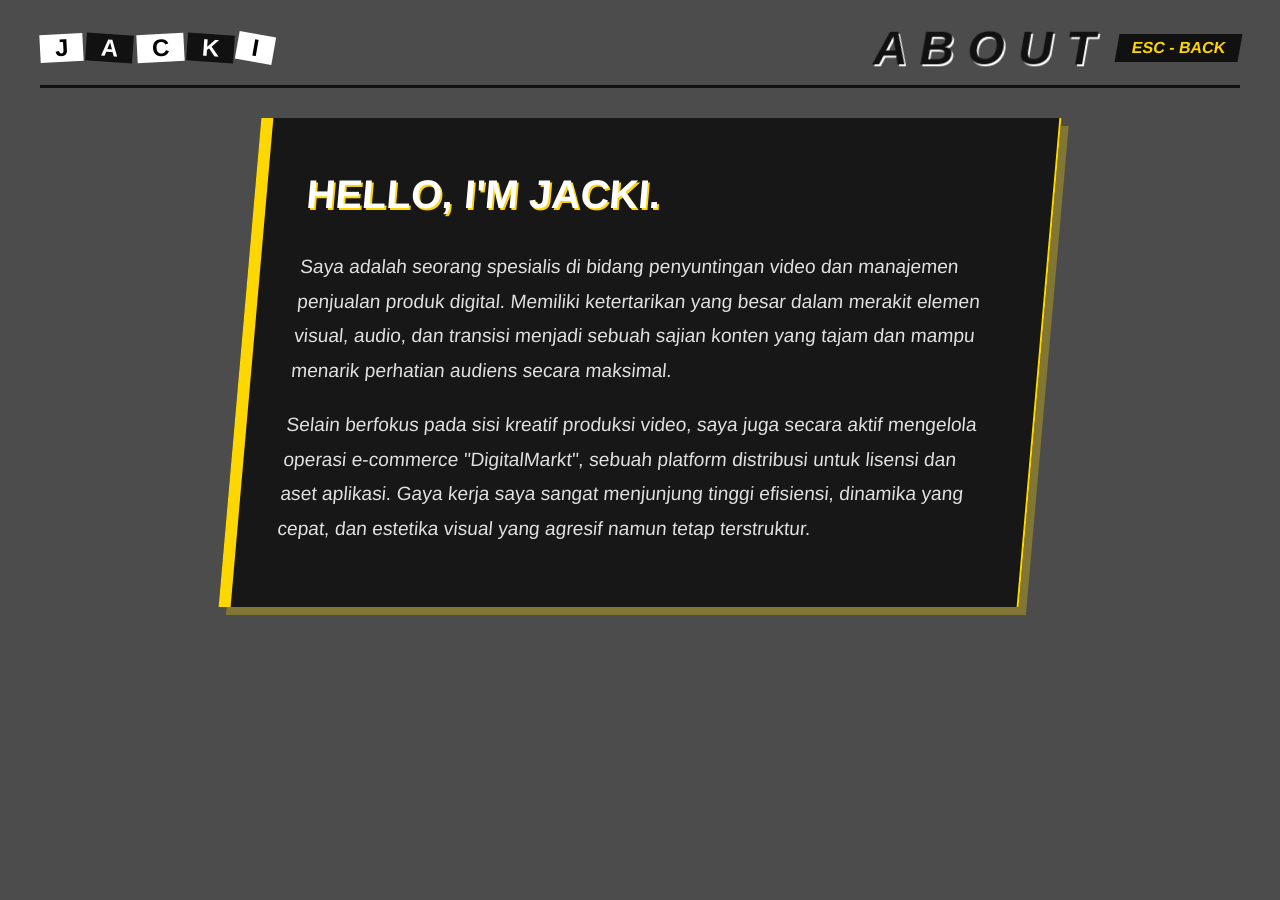
<file: about.html>
<!DOCTYPE html>
<html lang="id">
<head>
    <meta charset="UTF-8">
    <meta name="viewport" content="width=device-width, initial-scale=1.0">
    <title>JACKI - About</title>
    <link rel="stylesheet" href="css/style.css">
</head>
<body class="about-page"> 
    <!-- EFEK TRANSISI PINTU -->
    <div class="door-transition">
        <div class="door door-left"></div>
        <div class="door door-right"></div>
    </div>

    <!-- VIDEO BACKGROUND UNTUK ABOUT -->
    <video autoplay loop muted playsinline class="video-bg">
        <!-- Jangan lupa siapkan video baru di folder assets -->
        <source src="assets/bg-about.mp4" type="video/mp4">
    </video>

    <!-- LAPISAN PENGATUR TRANSPARANSI -->
    <div class="video-overlay"></div>

    <header class="project-header">
        <h1 class="brand-name-small">
            <span class="letter white-bg">J</span><span class="letter black-bg">A</span><span class="letter white-bg">C</span><span class="letter black-bg">K</span><span class="letter white-bg tilt-right">I</span>
        </h1>
        <div class="page-title">
            <h2>A B O U T</h2>
            <a href="index.html" class="back-btn">ESC - BACK</a>
        </div>
    </header>

    <main class="content-container">
        <div class="about-box">
            <h3>HELLO, I'M JACKI.</h3>
            <p>Saya adalah seorang spesialis di bidang penyuntingan video dan manajemen penjualan produk digital. Memiliki ketertarikan yang besar dalam merakit elemen visual, audio, dan transisi menjadi sebuah sajian konten yang tajam dan mampu menarik perhatian audiens secara maksimal.</p>
            <p>Selain berfokus pada sisi kreatif produksi video, saya juga secara aktif mengelola operasi e-commerce "DigitalMarkt", sebuah platform distribusi untuk lisensi dan aset aplikasi. Gaya kerja saya sangat menjunjung tinggi efisiensi, dinamika yang cepat, dan estetika visual yang agresif namun tetap terstruktur.</p>
        </div>
    </main>

    <script>
        const transition = document.querySelector('.door-transition');

        // 1. Otomatis BUKA pintu saat halaman selesai dimuat
        window.addEventListener('DOMContentLoaded', () => {
            setTimeout(() => { transition.classList.add('is-open'); }, 100);
        });

        // Fungsi TUTUP pintu lalu pindah
        function goToPage(url) {
            transition.classList.remove('is-open'); // Pintu menutup
            setTimeout(() => { window.location.href = url; }, 500); // Tunggu 0.5 detik baru pindah
        }

        // 2. Tutup pintu jika tekan ESC
        document.addEventListener('keydown', function(event) {
            if (event.key === 'Escape') goToPage('index.html');
        });

        // 3. Tutup pintu jika tombol dengan klik mouse (kecuali WhatsApp)
        document.querySelectorAll('a').forEach(link => {
            link.addEventListener('click', function(e) {
                const targetUrl = this.getAttribute('href');
                if (targetUrl && targetUrl !== '#' && !targetUrl.includes('http')) {
                    e.preventDefault(); // Cegah pindah langsung
                    goToPage(targetUrl);
                }
            });
        });
    </script>
</body>
</html>
</file>
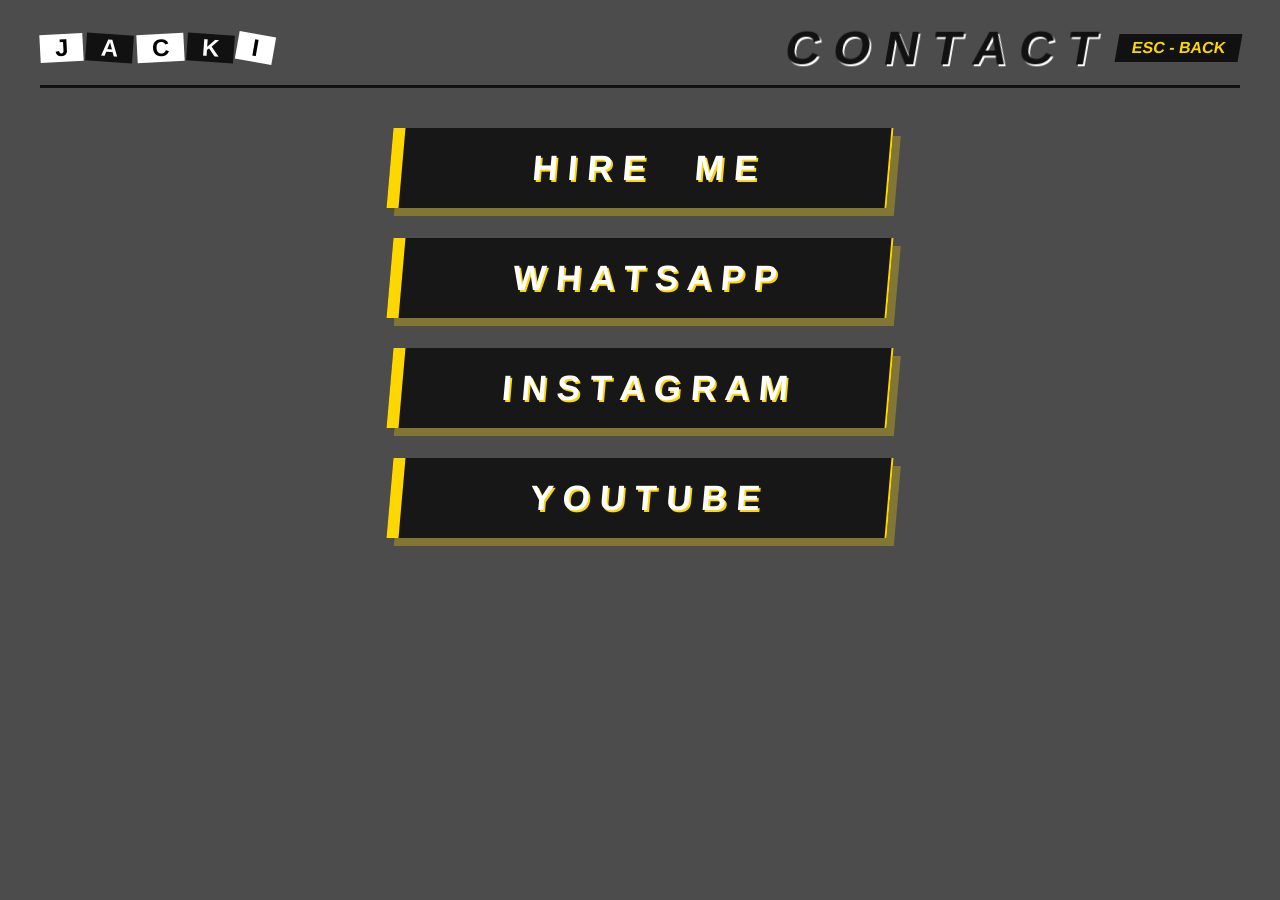
<file: contact.html>
<!DOCTYPE html>
<html lang="id">
<head>
    <meta charset="UTF-8">
    <meta name="viewport" content="width=device-width, initial-scale=1.0">
    <title>JACKI - Contact</title>
    <link rel="stylesheet" href="css/style.css">
</head>
<body class="contact-page"> 
    <!-- EFEK TRANSISI PINTU -->
    <div class="door-transition">
        <div class="door door-left"></div>
        <div class="door door-right"></div>
    </div>

    <!-- VIDEO BACKGROUND UNTUK CONTACT -->
    <video autoplay loop muted playsinline class="video-bg">
        <!-- Siapkan video baru bernama bg-contact.mp4 -->
        <source src="assets/bg-contact.mp4" type="video/mp4">
    </video>

    <!-- LAPISAN PENGATUR TRANSPARANSI -->
    <div class="video-overlay"></div>

    <header class="project-header">
        <h1 class="brand-name-small">
            <span class="letter white-bg">J</span><span class="letter black-bg">A</span><span class="letter white-bg">C</span><span class="letter black-bg">K</span><span class="letter white-bg tilt-right">I</span>
        </h1>
        <div class="page-title">
            <h2>C O N T A C T</h2>
            <a href="index.html" class="back-btn">ESC - BACK</a>
        </div>
    </header>

    <main class="content-container">
        <!-- Tombol-tombol link kontak -->
        <div class="contact-links">
            <a href="mailto:stefanuspandi22@gmail.com" class="contact-btn">H I R E &nbsp;&nbsp;&nbsp; M E</a>
            <a href="https://wa.me/6282198995676" class="contact-btn">W H A T S A P P</a>
            <a href="Maaf ya, masih belum tersedia" class="contact-btn">I N S T A G R A M</a>
            <a href="Maaf ya, masih belum tersedia" class="contact-btn">Y O U T U B E</a>
        </div>
    </main>

    <script>
        const transition = document.querySelector('.door-transition');

        // 1. Otomatis BUKA pintu saat halaman selesai dimuat
        window.addEventListener('DOMContentLoaded', () => {
            setTimeout(() => { transition.classList.add('is-open'); }, 100);
        });

        // Fungsi TUTUP pintu lalu pindah
        function goToPage(url) {
            transition.classList.remove('is-open'); // Pintu menutup
            setTimeout(() => { window.location.href = url; }, 500); // Tunggu 0.5 detik baru pindah
        }

        // 2. Tutup pintu jika tekan ESC
        document.addEventListener('keydown', function(event) {
            if (event.key === 'Escape') goToPage('index.html');
        });

        // 3. Tutup pintu jika tombol dengan klik mouse (kecuali WhatsApp)
        document.querySelectorAll('a').forEach(link => {
            link.addEventListener('click', function(e) {
                const targetUrl = this.getAttribute('href');
                if (targetUrl && targetUrl !== '#' && !targetUrl.includes('http')) {
                    e.preventDefault(); // Cegah pindah langsung
                    goToPage(targetUrl);
                }
            });
        });
    </script>
</body>
</html>
</file>
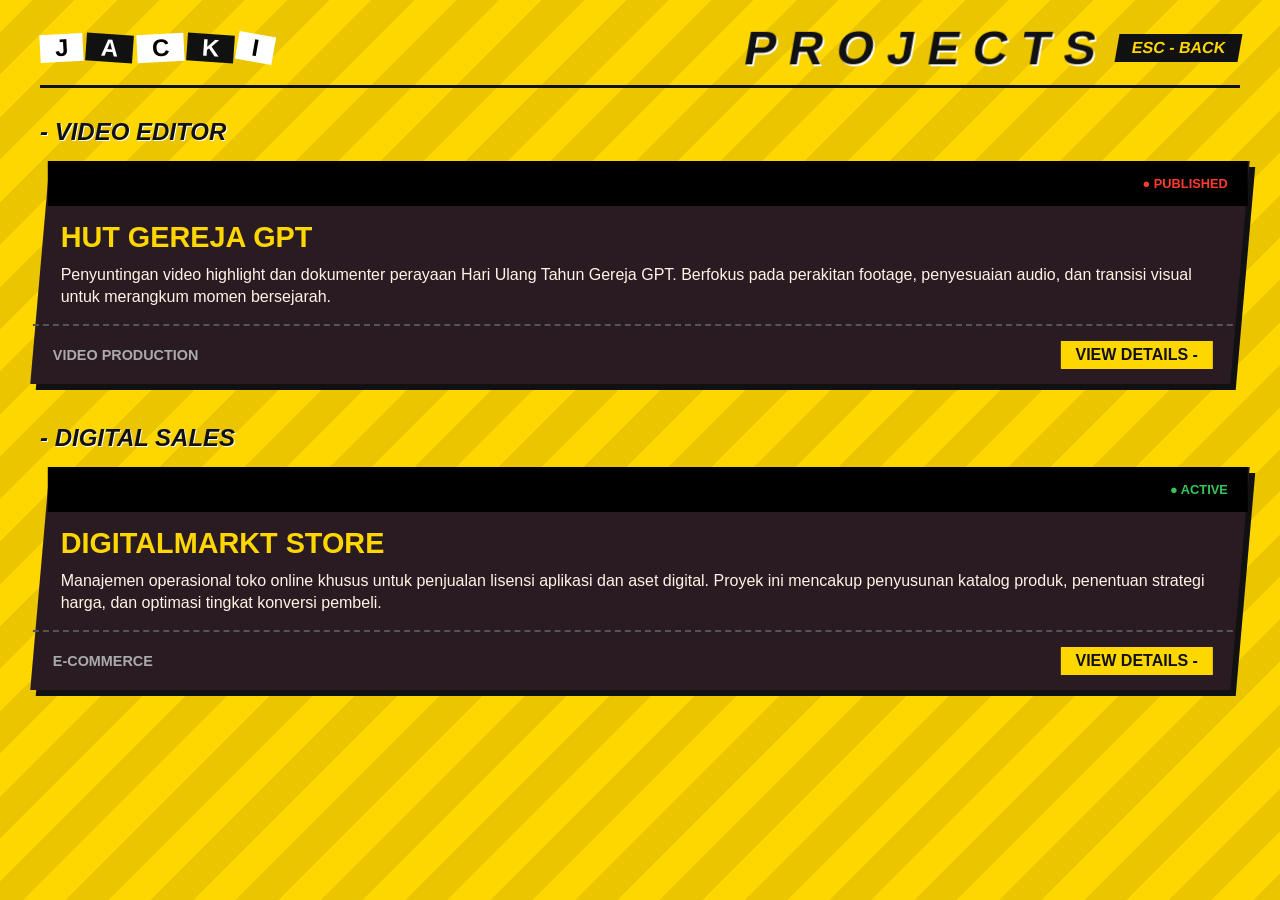
<file: projects.html>
<!DOCTYPE html>
<html lang="id">
<head>
    <meta charset="UTF-8">
    <meta name="viewport" content="width=device-width, initial-scale=1.0">
    <title>JACKI - Projects</title>
    <!-- Kita pakai file CSS yang sama -->
    <link rel="stylesheet" href="css/style.css">
</head>
<body class="projects-page"> <!-- Tambahan class khusus -->
    <!-- EFEK TRANSISI PINTU -->
    <div class="door-transition">
        <div class="door door-left"></div>
        <div class="door door-right"></div>
    </div>

    <!-- Header Kecil di Atas -->
    <header class="project-header">
        <h1 class="brand-name-small">
            <span class="letter white-bg">J</span><span class="letter black-bg">A</span><span class="letter white-bg">C</span><span class="letter black-bg">K</span><span class="letter white-bg tilt-right">I</span>
        </h1>
        <div class="page-title">
            <h2>P R O J E C T S</h2>
            <!-- Tombol Kembali ke Halaman Utama -->
            <a href="index.html" class="back-btn">ESC - BACK</a>
        </div>
    </header>

    <!-- Kategori: Video Editor -->
        <h3 class="category-title">- VIDEO EDITOR</h3>
        <div class="project-grid">
            
            <!-- Kartu Proyek 1 -->
            <div class="project-card">
                <div class="card-header">
                    <span class="status red-dot">● PUBLISHED</span>
                </div>
                <div class="card-body">
                    <h4>HUT Gereja GPT</h4>
                    <p>Penyuntingan video highlight dan dokumenter perayaan Hari Ulang Tahun Gereja GPT. Berfokus pada perakitan footage, penyesuaian audio, dan transisi visual untuk merangkum momen bersejarah.</p>
                </div>
                <div class="card-footer">
                    <span class="tag">VIDEO PRODUCTION</span>
                    <a href="#" class="view-btn">VIEW DETAILS -</a>
                </div>
            </div>

        </div>

       <!-- Kategori: Digital Product Sales -->
        <h3 class="category-title">- DIGITAL SALES</h3>
        <div class="project-grid">

            <!-- Kartu Proyek 2 -->
            <div class="project-card">
                <div class="card-header">
                    <span class="status blue-dot">● ACTIVE</span>
                </div>
                <div class="card-body">
                    <h4>DigitalMarkt Store</h4>
                    <p>Manajemen operasional toko online khusus untuk penjualan lisensi aplikasi dan aset digital. Proyek ini mencakup penyusunan katalog produk, penentuan strategi harga, dan optimasi tingkat konversi pembeli.</p>
                </div>
                <div class="card-footer">
                    <span class="tag">E-COMMERCE</span>
                    <a href="#" class="view-btn">VIEW DETAILS -</a>
                </div>
            </div>

        </div>

    </main>

</body>

<script>
        const transition = document.querySelector('.door-transition');

        // 1. Otomatis BUKA pintu saat halaman selesai dimuat
        window.addEventListener('DOMContentLoaded', () => {
            setTimeout(() => { transition.classList.add('is-open'); }, 100);
        });

        // Fungsi TUTUP pintu lalu pindah
        function goToPage(url) {
            transition.classList.remove('is-open'); // Pintu menutup
            setTimeout(() => { window.location.href = url; }, 500); // Tunggu 0.5 detik baru pindah
        }

        // 2. Tutup pintu jika tekan ESC
        document.addEventListener('keydown', function(event) {
            if (event.key === 'Escape') goToPage('index.html');
        });

        // 3. Tutup pintu jika tombol dengan klik mouse (kecuali WhatsApp)
        document.querySelectorAll('a').forEach(link => {
            link.addEventListener('click', function(e) {
                const targetUrl = this.getAttribute('href');
                if (targetUrl && targetUrl !== '#' && !targetUrl.includes('http')) {
                    e.preventDefault(); // Cegah pindah langsung
                    goToPage(targetUrl);
                }
            });
        });
    </script>
</body>
</html>
</file>
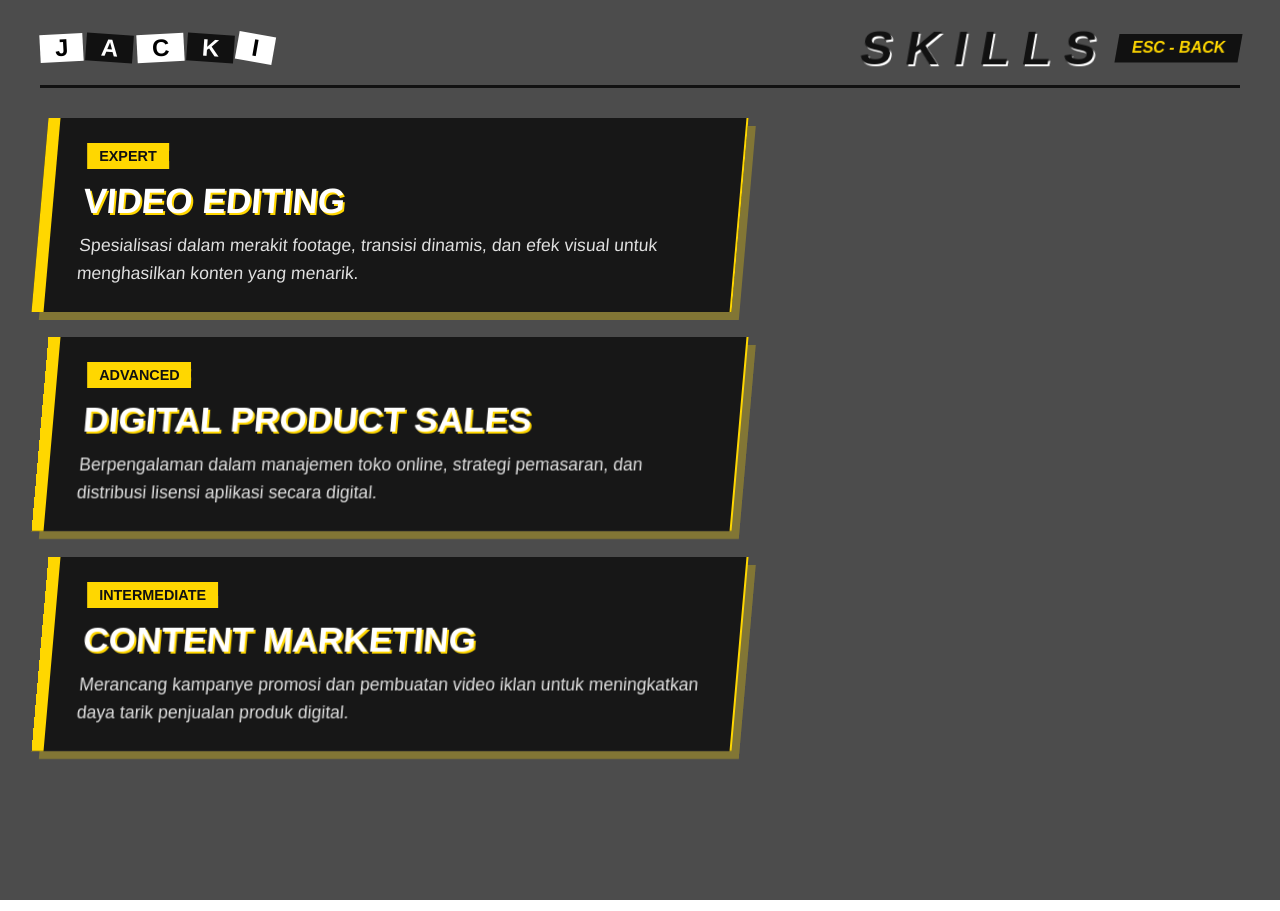
<file: skills.html>
<!DOCTYPE html>
<html lang="id">
<head>
    <meta charset="UTF-8">
    <meta name="viewport" content="width=device-width, initial-scale=1.0">
    <title>JACKI - Skills</title>
    <link rel="stylesheet" href="css/style.css">
</head>
<body class="skills-page"> 
    <!-- EFEK TRANSISI PINTU -->
    <div class="door-transition">
        <div class="door door-left"></div>
        <div class="door door-right"></div>
    </div>

    <!-- VIDEO BACKGROUND UNTUK SKILLS -->
    <video autoplay loop muted playsinline class="video-bg">
        <!-- Pastikan nama file ini sesuai dengan video barumu -->
        <source src="assets/bg-skills.mp4" type="video/mp4">
    </video>

    <!-- LAPISAN PENGATUR TRANSPARANSI -->
    <div class="video-overlay"></div>

    <header class="project-header">
        <h1 class="brand-name-small">
            <span class="letter white-bg">J</span><span class="letter black-bg">A</span><span class="letter white-bg">C</span><span class="letter black-bg">K</span><span class="letter white-bg tilt-right">I</span>
        </h1>
        <div class="page-title">
            <h2>S K I L L S</h2>
            <a href="index.html" class="back-btn">ESC - BACK</a>
        </div>
    </header>

    <main class="content-container">
        <!-- Daftar keahlian menggunakan grid -->
        <div class="skills-grid">
            
            <div class="skill-item">
                <span class="skill-level">EXPERT</span>
                <h3>VIDEO EDITING</h3>
                <p>Spesialisasi dalam merakit footage, transisi dinamis, dan efek visual untuk menghasilkan konten yang menarik.</p>
            </div>

            <div class="skill-item">
                <span class="skill-level">ADVANCED</span>
                <h3>DIGITAL PRODUCT SALES</h3>
                <p>Berpengalaman dalam manajemen toko online, strategi pemasaran, dan distribusi lisensi aplikasi secara digital.</p>
            </div>

            <div class="skill-item">
                <span class="skill-level">INTERMEDIATE</span>
                <h3>CONTENT MARKETING</h3>
                <p>Merancang kampanye promosi dan pembuatan video iklan untuk meningkatkan daya tarik penjualan produk digital.</p>
            </div>

        </div>
    </main>

    <script>
        const transition = document.querySelector('.door-transition');

        // 1. Otomatis BUKA pintu saat halaman selesai dimuat
        window.addEventListener('DOMContentLoaded', () => {
            setTimeout(() => { transition.classList.add('is-open'); }, 100);
        });

        // Fungsi TUTUP pintu lalu pindah
        function goToPage(url) {
            transition.classList.remove('is-open'); // Pintu menutup
            setTimeout(() => { window.location.href = url; }, 500); // Tunggu 0.5 detik baru pindah
        }

        // 2. Tutup pintu jika tekan ESC
        document.addEventListener('keydown', function(event) {
            if (event.key === 'Escape') goToPage('index.html');
        });

        // 3. Tutup pintu jika tombol dengan klik mouse (kecuali WhatsApp)
        document.querySelectorAll('a').forEach(link => {
            link.addEventListener('click', function(e) {
                const targetUrl = this.getAttribute('href');
                if (targetUrl && targetUrl !== '#' && !targetUrl.includes('http')) {
                    e.preventDefault(); // Cegah pindah langsung
                    goToPage(targetUrl);
                }
            });
        });
    </script>
</body>
</html>
</file>
<file: css/style.css>
/* RESET GLOBAL - TARUH PALING ATAS */
*, *::before, *::after {
    margin: 0;
    padding: 0;
    box-sizing: border-box;
}

/* --- RESET GLOBAL UNTUK MENCEGAH ELEMEN KELUAR BATAS --- */
*, *::before, *::after {
    box-sizing: border-box;
}

/* Mengatur font agar terlihat tegas seperti di gambar */
@import url('https://fonts.googleapis.com/css2?family=Anton&display=swap');

body, html {
    margin: 0;
    padding: 0;
    width: 100%;
    height: 100%;
    font-family: 'Anton', sans-serif;
    overflow: hidden; /* Mencegah scroll di halaman utama */
}

/* --- PENGATURAN VIDEO BACKGROUND --- */
.video-bg {
    position: fixed;
    top: 0;
    left: 0;
    width: 100vw;  /* Memaksa lebar pas 100% dari layar */
    height: 100vh; /* Memaksa tinggi pas 100% dari layar */
    object-fit: cover; /* Memastikan video menutupi layar tanpa mengubah rasio asli */
    z-index: -1;
    
    /* TRIK RAHASIA: Mengatur titik fokus video */
    object-position: center; 
}

/* --- TATA LETAK KONTEN --- */
.content {
    position: relative;
    z-index: 1;
    padding: 30px 50px; /* Sedikit mengurangi padding atas/bawah */
    height: 100vh;
    box-sizing: border-box; /* KUNCI: Mencegah padding menambah total tinggi layar */
    display: flex;
    flex-direction: column;
    justify-content: center;
}

/* --- GAYA TEKS NAMA (RANSOM NOTE) --- */
.brand-name {
    display: flex;
    gap: 5px;
    /* clamp(min, ideal, max) membuat ukuran font otomatis mengecil jika layar pendek */
    font-size: clamp(3rem, 8vh, 5rem); 
    margin-bottom: 20px; /* Jarak bawah diperkecil agar menu naik */
}

.letter {
    padding: 0 15px;
    display: inline-block;
    transform: rotate(-3deg); /* Efek miring asimetris */
}

.white-bg {
    background-color: white;
    color: black;
}

.black-bg {
    background-color: #111;
    color: white;
    transform: rotate(4deg);
}

.tilt-right {
    transform: rotate(10deg);
}

/* --- MENU NAVIGASI MULTI-PAGE --- */
.persona-nav ul {
    list-style: none;
    padding: 0;
}

/* --- MENU NAVIGASI MULTI-PAGE (UPDATE) --- */
.persona-nav li {
    margin-bottom: 8px; /* Mengurangi jarak antar baris menu */
}

.menu-item {
    text-decoration: none;
    color: white;
    /* Font akan otomatis menyesuaikan tinggi layar agar tidak nabrak bawah */
    font-size: clamp(2rem, 6vh, 3.5rem); 
    font-weight: bold;
    text-shadow: 2px 2px 0px #000;
    transition: 0.2s ease-in-out;
    display: inline-block;
}

.menu-item:hover {
    transform: scale(1.1) rotate(-2deg);
    color: #4db8ff; /* Warna biru saat kursor diarahkan */
}

/* Bagian putih di belakang teks menu aktif */
.highlight {
    background-color: white;
    color: black;
    padding: 5px 10px;
    text-shadow: none;
}

/* ========================================= */
/* --- GAYA KHUSUS HALAMAN PROJECTS (UPDATE WARNA BINTANG DIO) --- */
/* ========================================= */

/* Background Tema Emas Bintang Dio (Diagonal) */
body.projects-page {
    /* Background diperbesar agar ada ruang untuk bergerak */
    background: repeating-linear-gradient(
        -45deg,
        #FFD700, 
        #FFD700 30px,
        #EAC500 30px, 
        #EAC500 60px
    );
    /* Ukuran background harus lebih besar dari 100% agar animasinya mulus */
    background-size: 200% 200%;
    /* Memanggil animasi bernama 'moveStripes' */
    animation: moveStripes 50s linear infinite; 
    
    overflow-y: auto; 
    overflow-x: hidden;
    color: #111; 
    padding: 20px 40px 100px 40px;  
    min-height: 100vh;
}

/* Memastikan kontainer proyek memiliki batas bawah yang jelas */
.project-grid-container {
    margin-bottom: 50px; 
}

/* Memastikan grid terakhir tidak menempel ke bawah */
.project-grid:last-child {
    margin-bottom: 50px;
}

/* Animasi untuk menggerakkan garis diagonal */
@keyframes moveStripes {
    0% { background-position: 0 0; }
    100% { background-position: 100% 100%; }
}

/* Header Halaman Proyek */
.project-header {
    display: flex;
    justify-content: space-between;
    align-items: center;
    border-bottom: 3px solid #111; /* Garis bawah diubah hitam */
    padding-bottom: 10px;
    margin-bottom: 30px;
}

.brand-name-small {
    font-size: 1.5rem;
    margin: 0;
    display: flex;
    gap: 3px;
}

.page-title {
    display: flex;
    align-items: center;
    gap: 20px;
}

.page-title h2 {
    font-size: 3rem;
    margin: 0;
    color: #111; /* Teks judul hitam pekat */
    text-shadow: 2px 2px 0px #FFF; /* Bayangan putih tajam */
    transform: skewX(-10deg);
}

.back-btn {
    text-decoration: none;
    color: #FFD700;
    background-color: #111; /* Tombol jadi hitam */
    padding: 5px 15px;
    font-weight: bold;
    transform: skewX(-10deg);
    transition: 0.2s;
}

.back-btn:hover {
    background-color: #FFF;
    color: #111;
}

/* --- GRID KOTAK PROYEK --- */
.category-title {
    font-size: 1.5rem;
    color: #111; /* Judul kategori jadi hitam */
    font-weight: bold;
    font-style: italic;
    margin-bottom: 15px;
    text-shadow: 1px 1px 0px #FFF;
}

.project-grid {
    display: grid;
    grid-template-columns: repeat(auto-fit, minmax(350px, 1fr));
    gap: 25px;
    margin-bottom: 40px;
}

/* Gaya Kartu Proyek (Dibalik jadi Gelap) */
.project-card {
    background-color: #2A1B22; /* Ungu sangat gelap (dari awan bayangan Dio) */
    color: #FDF5E6; /* Teks terang krem */
    transform: skewX(-5deg); 
    box-shadow: 6px 6px 0px #111; /* Bayangan hitam solid */
    display: flex;
    flex-direction: column;
    transition: transform 0.2s, box-shadow 0.2s;
}

.project-card:hover {
    transform: skewX(-5deg) translateY(-5px); 
    box-shadow: 10px 10px 0px #FFF; /* Bayangan putih saat kursor diarahkan */
}

.card-header, .card-body, .card-footer {
    transform: skewX(5deg); 
    padding: 15px 20px;
}

.card-header {
    background-color: #000;
    color: white;
    font-size: 0.8rem;
    font-weight: bold;
    display: flex;
    justify-content: flex-end;
}

.red-dot { color: #ff3b30; }
.blue-dot { color: #34c759; }

.card-body h4 {
    margin: 0 0 10px 0;
    font-size: 1.8rem;
    color: #FFD700; /* Judul proyek memakai warna emas Bintang Dio */
    text-transform: uppercase;
}

.card-body p {
    margin: 0;
    font-size: 1rem;
    line-height: 1.4;
    color: #FDF5E6;
}

.card-footer {
    margin-top: auto;
    display: flex;
    justify-content: space-between;
    align-items: center;
    border-top: 2px dashed #555;
}

.tag {
    font-size: 0.9rem;
    font-weight: bold;
    color: #AAA;
}

.view-btn {
    text-decoration: none;
    color: #111;
    background-color: #FFD700; /* Tombol emas */
    padding: 5px 15px;
    font-weight: bold;
    transition: 0.2s;
}

.view-btn:hover {
    background-color: #FFF;
}

/* Tambahkan ini untuk memberi ruang di bagian paling bawah halaman */
.project-grid-container, 
.content-container {
    padding-bottom: 60px; /* Ruang kosong ekstra di bawah */
}

/* ========================================= */
/* --- GAYA HALAMAN SKILLS, ABOUT, CONTACT   --- */
/* ========================================= */

/* Halaman About dan Contact tetap pakai garis abu gelap */
body.about-page, body.contact-page {
    background: repeating-linear-gradient(45deg, #111, #111 20px, #1a1a1a 20px, #1a1a1a 40px);
    overflow-y: auto;
    overflow-x: hidden;
    color: #FDF5E6;
    padding: 20px 40px;
    min-height: 100vh;
}

/* KODE BARU: Halaman Skills dibuat transparan untuk video */
body.skills-page {
    background: transparent; /* Transparan agar video di belakangnya terlihat */
    overflow-y: auto;
    overflow-x: hidden;
    color: #FDF5E6;
    padding: 20px 40px 100px 40px; /* Padding bawah 100px agar aman di HP */
    min-height: 100vh;
}

/* LAPISAN PENGATUR TINGKAT GELAP/TERANG VIDEO */
.video-overlay {
    position: fixed;
    top: 0;
    left: 0;
    width: 100vw;
    height: 100vh;
    z-index: -1; /* Berada di atas video, tapi di bawah konten */
    
    /* Ganti nilai 0.7 ini. 
       0 = Video asli (tidak ada efek)
       0.5 = Agak gelap
       0.9 = Hampir hitam pekat */
    background-color: rgba(0, 0, 0, 0.7); 
}

/* Pastikan z-index video diubah jadi lebih mundur (-2) */
.video-bg {
    z-index: -2; /* <-- UPDATE BAGIAN INI */
    /* ... (sisa kode .video-bg tetap sama) ... */
}

/* ========================================= */
/* --- RESPONSIVE DESIGN (UNTUK HP & TABLET) --- */
/* ========================================= */
@media (max-width: 768px) {
    
    /* 1. PENYESUAIAN HALAMAN UTAMA (index.html) */
    .content {
        padding: 20px;
        align-items: center; /* Memposisikan menu ke tengah layar di HP */
        text-align: center;
    }

    .brand-name {
        font-size: clamp(2.5rem, 12vw, 4rem); /* Mengecilkan teks JACKI */
        margin-bottom: 30px;
        justify-content: center;
    }

    .menu-item {
        font-size: clamp(2rem, 8vw, 3rem); /* Mengecilkan ukuran menu navigasi */
    }

    .persona-nav ul {
        display: flex;
        flex-direction: column;
        align-items: center; /* Memastikan list menu berada di tengah */
    }

    /* 2. PENYESUAIAN PADDING HALAMAN LAIN */
    body.projects-page, 
    body.skills-page {
        padding: 20px 15px 80px 15px; /* Mengurangi padding kiri-kanan agar ruang lebih lega */
    }

    /* 3. PENYESUAIAN HEADER & JUDUL HALAMAN */
    .project-header {
        flex-direction: column; /* Menyusun nama dan judul dari atas ke bawah */
        align-items: flex-start;
        gap: 15px;
    }
    
    .page-title {
        width: 100%;
        justify-content: space-between; /* Judul di kiri, tombol Back di kanan */
        flex-wrap: wrap; /* Jika layar sangat kecil, elemen akan turun ke baris baru */
    }

    .page-title h2 {
        font-size: 2.2rem; /* Judul P R O J E C T S lebih kecil */
        transform: skewX(0); /* Menghilangkan efek miring agar tidak makan tempat */
    }

    .back-btn {
        transform: skewX(0);
        font-size: 0.9rem;
        padding: 5px 10px;
    }

    /* 4. PENYESUAIAN GRID (KOTAK PROYEK & SKILL) */
    .project-grid {
        /* PENTING: Memaksa kotak menjadi 1 kolom saja di layar HP */
        grid-template-columns: 1fr; 
        gap: 15px;
    }

    /* 5. MENGHILANGKAN KEMIRINGAN KOTAK DI HP */
    /* Di layar HP, efek miring (skew) membuang banyak ruang horizontal, jadi kita luruskan */
    .project-card, 
    .skill-item,
    .card-header, 
    .card-body, 
    .card-footer {
        transform: skewX(0) !important; 
    }

    .project-card:hover,
    .skill-item:hover {
        transform: translateY(-5px) !important; /* Hanya naik ke atas saat di-klik/sentuh, tidak miring */
    }

    .card-body h4 {
        font-size: 1.5rem;
    }
}

/* ========================================= */
/* --- GAYA KOTAK SKILLS (DIO THEME)     --- */
/* ========================================= */

.skills-grid {
    display: flex;
    flex-direction: column;
    gap: 25px;
    max-width: 700px; /* Membatasi lebar kotak agar tidak kepanjangan */
}

.skill-item {
    background-color: rgba(15, 15, 15, 0.85); /* Kotak hitam pekat agak transparan */
    padding: 25px 30px;
    border-left: 12px solid #FFD700; /* Garis tebal warna emas di kiri */
    border-right: 2px solid #FFD700; 
    transform: skewX(-5deg); /* Efek miring ala Persona */
    transition: 0.3s ease-in-out;
    box-shadow: 8px 8px 0px rgba(255, 215, 0, 0.3); /* Bayangan emas transparan */
}

/* Efek saat kursor diarahkan ke kotak (Hover) */
.skill-item:hover {
    transform: skewX(-5deg) translateX(15px); /* Geser sedikit ke kanan */
    box-shadow: -10px 10px 0px #FFD700; /* Bayangan pindah ke kiri dan jadi solid */
    background-color: rgba(0, 0, 0, 0.95);
}

.skill-level {
    background-color: #FFD700; /* Label emas */
    color: #111; /* Teks hitam */
    padding: 5px 12px;
    font-size: 0.9rem;
    font-weight: bold;
    display: inline-block;
    margin-bottom: 12px;
    transform: skewX(5deg); /* Meluruskan teks label di dalam kotak yang miring */
}

.skill-item h3 {
    margin: 0 0 10px 0;
    font-size: 2.2rem;
    color: #FFF; 
    text-transform: uppercase;
    text-shadow: 2px 2px 0px #FFD700; /* Bayangan teks emas */
}

.skill-item p { 
    margin: 0; 
    font-size: 1.1rem;
    line-height: 1.6;
    color: #E0E0E0; /* Warna abu-abu terang agar nyaman dibaca */
}

/* ========================================= */
/* --- GAYA KOTAK ABOUT (DIO THEME)      --- */
/* ========================================= */

body.about-page {
    background: transparent; /* Transparan agar video terlihat */
    overflow-y: auto;
    overflow-x: hidden;
    padding: 20px 40px 100px 40px;
    min-height: 100vh;
}

.about-box {
    background-color: rgba(15, 15, 15, 0.85); /* Hitam pekat transparan */
    padding: 40px;
    border-left: 12px solid #FFD700; /* Garis emas */
    border-right: 2px solid #FFD700;
    font-size: 1.2rem;
    line-height: 1.8;
    transform: skewX(-5deg);
    box-shadow: 8px 8px 0px rgba(255, 215, 0, 0.3); /* Bayangan emas */
    color: #E0E0E0;
    max-width: 800px;
    margin: 0 auto;
}

.about-box h3 {
    color: #FFF;
    font-size: 2.5rem;
    margin-top: 0;
    margin-bottom: 20px;
    text-transform: uppercase;
    text-shadow: 2px 2px 0px #FFD700; /* Teks glow emas */
}

.about-box p {
    margin-bottom: 20px;
}

/* ========================================= */
/* --- GAYA HALAMAN CONTACT (DIO THEME)  --- */
/* ========================================= */

body.contact-page {
    background: transparent; /* Transparan agar video terlihat */
    overflow-y: auto;
    overflow-x: hidden;
    padding: 20px 40px 100px 40px;
    min-height: 100vh;
}

.contact-links {
    display: flex;
    flex-direction: column;
    gap: 30px;
    align-items: center; /* Memosisikan tombol di tengah */
    margin-top: 40px;
}

.contact-btn {
    display: block;
    width: 100%;
    max-width: 500px; /* Lebar maksimal tombol */
    text-align: center;
    text-decoration: none;
    color: #FFF;
    background-color: rgba(15, 15, 15, 0.85); /* Hitam transparan */
    padding: 20px;
    font-size: 2.2rem;
    font-weight: bold;
    border-left: 12px solid #FFD700; /* Garis emas */
    border-right: 2px solid #FFD700;
    transform: skewX(-5deg); /* Efek miring */
    transition: 0.3s ease-in-out;
    box-shadow: 8px 8px 0px rgba(255, 215, 0, 0.3); /* Bayangan emas */
    text-shadow: 2px 2px 0px #FFD700; /* Teks glow emas */
}

/* Efek saat kursor diarahkan ke tombol */
.contact-btn:hover {
    transform: skewX(-5deg) translateX(15px); /* Geser ke kanan */
    background-color: #FFD700; /* Tombol berubah jadi emas terang */
    color: #111; /* Teks berubah jadi hitam */
    border-left: 12px solid #111; /* Garis berubah jadi hitam */
    border-right: 2px solid #111;
    box-shadow: -10px 10px 0px rgba(0, 0, 0, 0.9); /* Bayangan pindah ke kiri jadi hitam pekat */
    text-shadow: none; /* Menghilangkan glow teks karena background sudah emas */
}

/* ========================================= */
/* --- ANIMASI TRANSISI MASUK HALAMAN    --- */
/* ========================================= */

/* Menerapkan animasi ke header dan kontainer isi */
.project-header, 
.content-container,
.persona-nav { 
    /* durasi 0.6 detik dengan pergerakan yang mulus (cepat di awal, lambat di akhir) */
    animation: contentFlyIn 0.6s cubic-bezier(0.2, 0.8, 0.2, 1) forwards;
    opacity: 0; /* Sembunyikan dulu sebelum animasi mulai */
}

/* Memberikan sedikit delay (jeda) agar konten bawah muncul setelah header */
.content-container {
    animation-delay: 0.15s;
}

/* Keyframes untuk efek terbang dari bawah dan efek un-blur */
@keyframes contentFlyIn {
    0% {
        opacity: 0;
        transform: translateY(40px) scale(0.98); /* Mulai dari bawah & agak mengecil */
        filter: blur(8px); /* Efek blur ala game saat memuat */
    }
    100% {
        opacity: 1;
        transform: translateY(0) scale(1); /* Kembali ke posisi normal */
        filter: blur(0); /* Blur hilang */
    }
}

/* ========================================= */
/* --- TRANSISI PINTU (DOOR WIPE EFFECT) --- */
/* ========================================= */

.door-transition {
    position: fixed;
    top: 0;
    left: 0;
    width: 100vw;
    height: 100vh;
    z-index: 9999; /* Selalu di atas segalanya */
    display: flex;
    pointer-events: none; /* Agar tidak menghalangi klik */
}

.door {
    width: 50%;
    height: 100%;
    background-color: #111; /* Warna pintu hitam pekat */
    transition: transform 0.5s cubic-bezier(0.77, 0, 0.175, 1);
}

.door-left {
    border-right: 5px solid #FFD700; /* Garis emas di tengah */
    transform: translateX(0); /* Awalnya Tertutup */
}

.door-right {
    border-left: 5px solid #FFD700;
    transform: translateX(0); /* Awalnya Tertutup */
}

/* Saat class is-open ditambahkan, pintu geser ke samping */
.door-transition.is-open .door-left {
    transform: translateX(-100%);
}
.door-transition.is-open .door-right {
    transform: translateX(100%);
}
</file>
